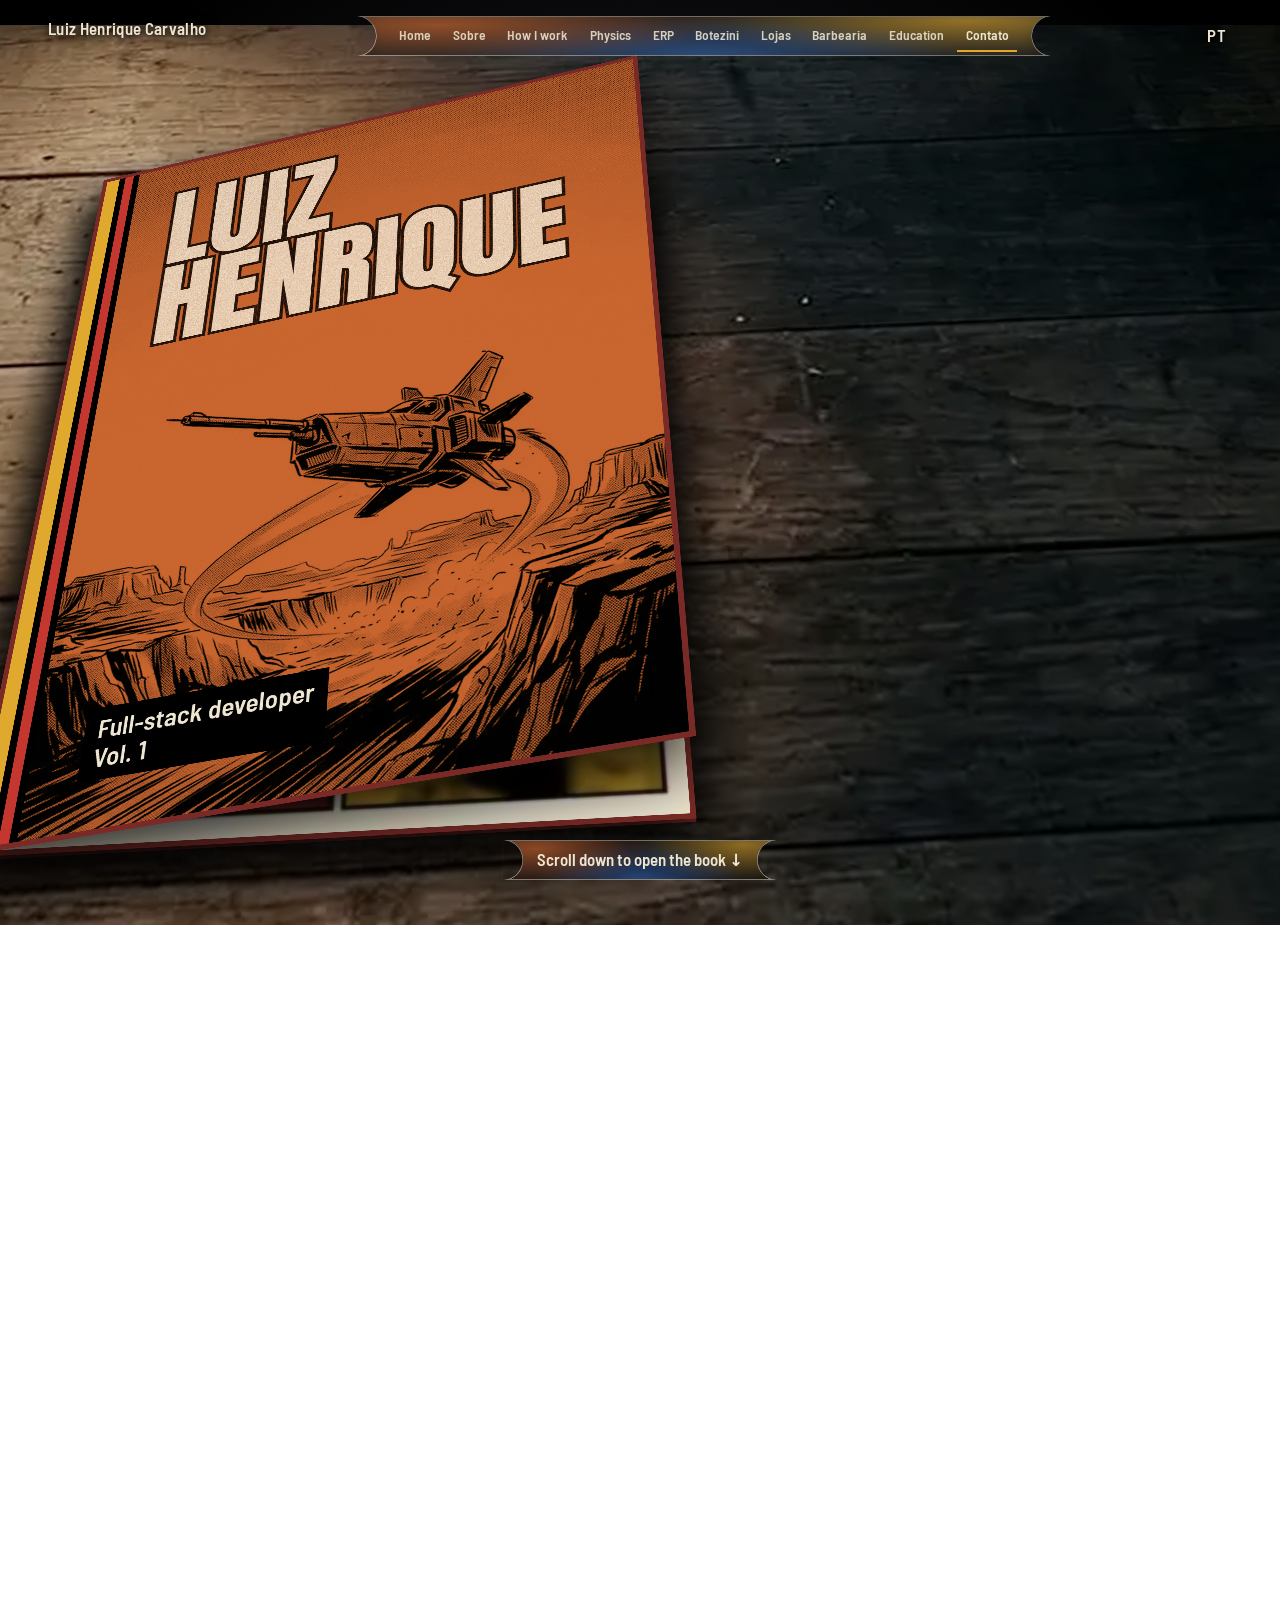
<file: index.html>
<!doctype html>
<html lang="pt-BR">
<head>
<meta charset="utf-8">
<meta name="viewport" content="width=920,viewport-fit=cover">
<title>Luiz Henrique Carvalho — Desenvolvedor full-stack</title>
<meta name="description" content="Desenvolvedor full-stack em início de carreira e estudante de Física. ERP em uso por uma confecção, lojas com 619 testes automatizados e sites para negócios reais.">
<meta name="theme-color" content="#000000">
<meta name="author" content="Luiz Henrique Carvalho">
<meta property="og:type" content="website">
<meta property="og:locale" content="pt_BR">
<meta property="og:title" content="Luiz Henrique Carvalho — Desenvolvedor full-stack">
<meta property="og:description" content="Desenvolvedor full-stack em início de carreira e estudante de Física. ERP em uso por uma confecção, lojas com 619 testes automatizados e sites para negócios reais.">
<meta name="twitter:card" content="summary_large_image">
<!--meta--><!--/meta-->
<script type="application/ld+json">{"@context":"https://schema.org","@type":"Person","name":"Luiz Henrique Carvalho","jobTitle":"Desenvolvedor full-stack","description":"Desenvolvedor full-stack em início de carreira e estudante de Física (UFSJ) e Análise e Desenvolvimento de Sistemas (Estácio).","email":"mailto:luuiizhcc@gmail.com","address":{"@type":"PostalAddress","addressLocality":"São João del-Rei","addressRegion":"MG","addressCountry":"BR"},"knowsAbout":["React","TypeScript","Supabase","PostgreSQL","Astro","Física computacional"],"sameAs":["https://www.linkedin.com/in/luiz-henrique-71a387234/","https://github.com/Luiz-H456"]}</script>
<link rel="preload" href="assets/fonts/anton.woff2" as="font" type="font/woff2" crossorigin>
<link rel="preload" href="assets/fonts/barlow-400.woff2" as="font" type="font/woff2" crossorigin>
<link rel="icon" href="favicon-32.png" sizes="32x32">
<link rel="apple-touch-icon" href="apple-touch-icon.png">
<link rel="stylesheet" href="style.css">
</head>
<body>
<svg width="0" height="0" aria-hidden="true"><filter id="ink"><feTurbulence type="fractalNoise" baseFrequency=".9" numOctaves="2"/><feColorMatrix values="0 0 0 0 0 0 0 0 0 0 0 0 0 0 0 0 0 0 -.9 1.25"/><feComposite in="SourceGraphic" operator="in"/></filter></svg>
<header>
  <span class="who">Luiz Henrique Carvalho</span>
  <nav id="toc" class="pill" aria-label="Índice"></nav>
  <button id="lang" aria-label="Mudar idioma">EN</button>
</header>
<button id="hint" class="pill hint" data-i="ui.hint"></button>
<main class="stage">
<!--seo--><div class="sr"><h1>Luiz Henrique Carvalho</h1><p data-i="sec.hero.k">Desenvolvedor full-stack em início de carreira</p><div data-i="sec.hero.b"><p>Construí o ERP da Confecções Botezini, em uso no dia a dia: orçamentos que levavam cerca de 20–30 minutos passaram a sair em 2–5.</p><p class="tools">React e TypeScript, Supabase/Postgres, 619 testes automatizados nas duas lojas e IA integrada ao processo de desenvolvimento.</p></div><section><h2 data-i="sec.sobre.k">Sobre</h2><div data-i="sec.sobre.b"><p>Estudo Física na UFSJ e Análise e Desenvolvimento de Sistemas na Estácio, e programo há cerca de um ano.</p><p>Aprendo construindo: problemas reais de orçamento, produção, estoque e financeiro viram sistemas usados na operação.</p><p>Uso IA para acelerar investigação e implementação; meu trabalho é decompor o problema, dar contexto, testar o resultado e responder por ele.</p></div></section><section><h2 data-i="sec.metodo.k">Como eu trabalho</h2><div data-i="sec.metodo.b"><p>Este portfólio é o exemplo: menos de 200 linhas de JavaScript, nenhuma biblioteca, e um método para trabalhar com IA sem perder o controle do código.</p></div></section><section><h2 data-i="sec.erp.k">ERP Botezini: produto, arquitetura e IA</h2><div data-i="sec.erp.b"><p>Três ângulos no capítulo: o produto (quem usa e o fluxo), o design de software (camadas, banco e regras de negócio) e a engenharia com IA (como as tarefas são especificadas para o agente).</p><p>Sistema de gestão usado pela Confecções Botezini: orçamentos, pedidos, produção, estoque, financeiro.</p><ul><li>Orçamento: 20–30 min → 2–5 min</li><li>Mais de 60 pedidos feitos pelo sistema</li><li>Estoque e orçamentos padronizados</li></ul><p class="tools">React, TypeScript, Supabase, Vercel</p></div></section><section><h2 data-i="sec.ic.k">Iniciação científica, UFSJ</h2><div data-i="sec.ic.b"><p>Iniciação científica no Laboratório de Estrutura Eletrônica da UFSJ (PIIC, 2026–2027), orientada pelo Prof. Horácio Wagner Leite Alves. Em andamento: a Parte 1, o modelo em uma dimensão, está concluída e validada.</p><p class="tools">Python, NumPy, SciPy, Matplotlib, DFTB+</p></div></section><section><h2 data-i="sec.botezini.k">botezini.com.br</h2><div data-i="sec.botezini.b"><p>Site comercial da confecção, com SEO técnico (dados estruturados, sitemap automático, IndexNow) e páginas de venda para personalização e bordado.</p><p>Resultado: leads qualificados chegando toda semana, de forma passiva.</p><p><a href="https://botezini.com.br" target="_blank" rel="noopener">Abrir botezini.com.br</a></p></div></section><section><h2 data-i="sec.lojas.k">BTZN + Fora da Caixa</h2><div data-i="sec.lojas.b"><p>Base de e-commerce própria reaproveitada numa loja de roupas com lançamentos em drops e contagem regressiva (BTZN) e numa loja de presentes com rosas eternas e montador de buquê (Fora da Caixa).</p><ul><li>Painel administrativo próprio</li><li>Testes automatizados (Vitest + Playwright)</li><li>llms.txt para buscadores de IA</li></ul><p class="tools">Astro, React, Upstash Redis, Vercel Blob</p><p><a href="https://btzn.com.br" target="_blank" rel="noopener">Abrir btzn.com.br</a><br><a href="https://foradacaixa.btzn.com.br" target="_blank" rel="noopener">Abrir foradacaixa.btzn.com.br</a></p></div></section><section><h2 data-i="sec.barbearia.k">Barbearia Stilo Black</h2><div data-i="sec.barbearia.b"><p>Site da barbearia em funcionamento, com agendamento pelo app, galeria de cortes e contato por WhatsApp.</p><p><a href="https://barbeariastiloblack.vercel.app" target="_blank" rel="noopener">barbeariastiloblack.vercel.app</a></p><p class="tools">React, TypeScript, Vite</p></div></section><section><h2 data-i="sec.stack.k">Formação e ferramentas</h2><div data-i="sec.stack.b"><p>Física na UFSJ e Análise e Desenvolvimento de Sistemas na Estácio, as duas em andamento. As ferramentas abaixo estão separadas pelo que de fato já uso em produção e pelo que ainda estou estudando.</p></div></section><section><h2 data-i="sec.contato.k">Contato</h2><div data-i="sec.contato.b"><ul><li><a href="https://wa.me/5532985112336?text=Oi%20Luiz%2C%20vi%20seu%20portf%C3%B3lio" target="_blank" rel="noopener">WhatsApp</a></li><li><a href="docs/curriculo.pdf" download="Luiz-Henrique-Carvalho-Curriculo.pdf">Currículo (PDF)</a></li><li><a href="mailto:luuiizhcc@gmail.com">luuiizhcc@gmail.com</a></li><li><a href="https://www.linkedin.com/in/luiz-henrique-71a387234/" target="_blank" rel="noopener">LinkedIn</a></li><li><a href="https://github.com/Luiz-H456" target="_blank" rel="noopener">GitHub</a></li></ul></div></section></div><!--/seo-->
  <div class="scene" aria-hidden="true">
    <div class="book">
      <!-- capítulo: página direita do capítulo fica embaixo; a página direita principal é uma folha (.main) que vira e traz a esquerda do capítulo no verso -->
      <div class="page cright" id="cR"></div>
      <div id="cx"></div><!-- folhas extras do capítulo (2ª página em diante), montadas no main.js -->
      <div class="leaf main"><div class="face front page right">
        <div class="pn c-red art a-botezini" data-s="botezini"><b class="ink">Botezini</b><span class="go" data-i="ui.open"></span></div>
        <div class="pn c-mustard art a-lojas" data-s="lojas"><b class="ink">Lojas</b><span class="go" data-i="ui.open"></span></div>
        <div class="pn c-sky art a-barbearia" data-s="barbearia"><b class="ink">Barbearia</b><span class="go" data-i="ui.open"></span></div>
        <div class="pn c-green art a-stack" data-s="stack"><b class="ink" data-i="ui.edu"></b><span class="go" data-i="ui.open"></span></div>
        <div class="pn c-violet art a-contato" data-s="contato"><b class="ink">Contato</b></div>
      </div><div class="face back page" id="cL"></div></div>
      <!-- folhas viram da direita p/ esquerda; a última traz a página esquerda no verso -->
      <div class="leaf"><div class="face front deco d0"></div><div class="face back page">
        <div class="pn c-black" data-s="hero"><b class="ink">Luiz<br>Henrique</b><span class="note">vol. 1</span></div>
        <div class="pn c-rust art a-sobre" data-s="sobre"><b class="ink">Sobre</b></div>
        <div class="pn c-mars" data-s="metodo"><b class="ink" data-i="sec.metodo.k"></b><span class="go" data-i="ui.open"></span></div>
        <div class="pn c-sky art a-ic on" data-s="ic"><b class="ink" data-i="ui.ic"></b><span class="go" data-i="ui.open"></span></div>
        <div class="pn c-blue art a-erp" data-s="erp"><b class="ink">ERP</b><span class="go" data-i="ui.open"></span></div>
      </div></div>
      <div class="leaf"><div class="face front deco d1"></div><div class="face back deco d2"></div></div>
      <div class="leaf"><div class="face front deco d3"></div><div class="face back deco d4"></div></div>
      <div class="leaf"><div class="face front cover art a-cover"><b class="ink">Luiz<br>Henrique</b><span><i data-i="ui.cover"></i><br>Vol. 1</span></div><div class="face back inside"></div></div>
    </div>
  </div>
  <!-- legenda fora da cena 3D: texto sempre em tamanho legível -->
  <aside class="cap"><p class="kick" id="cap-k"></p><p class="display" id="cap-t"></p><div id="cap-b"></div>
    <button id="chap-b" hidden></button></aside>
</main>
<script src="main.js" type="module"></script>
</body>
</html>
</file>
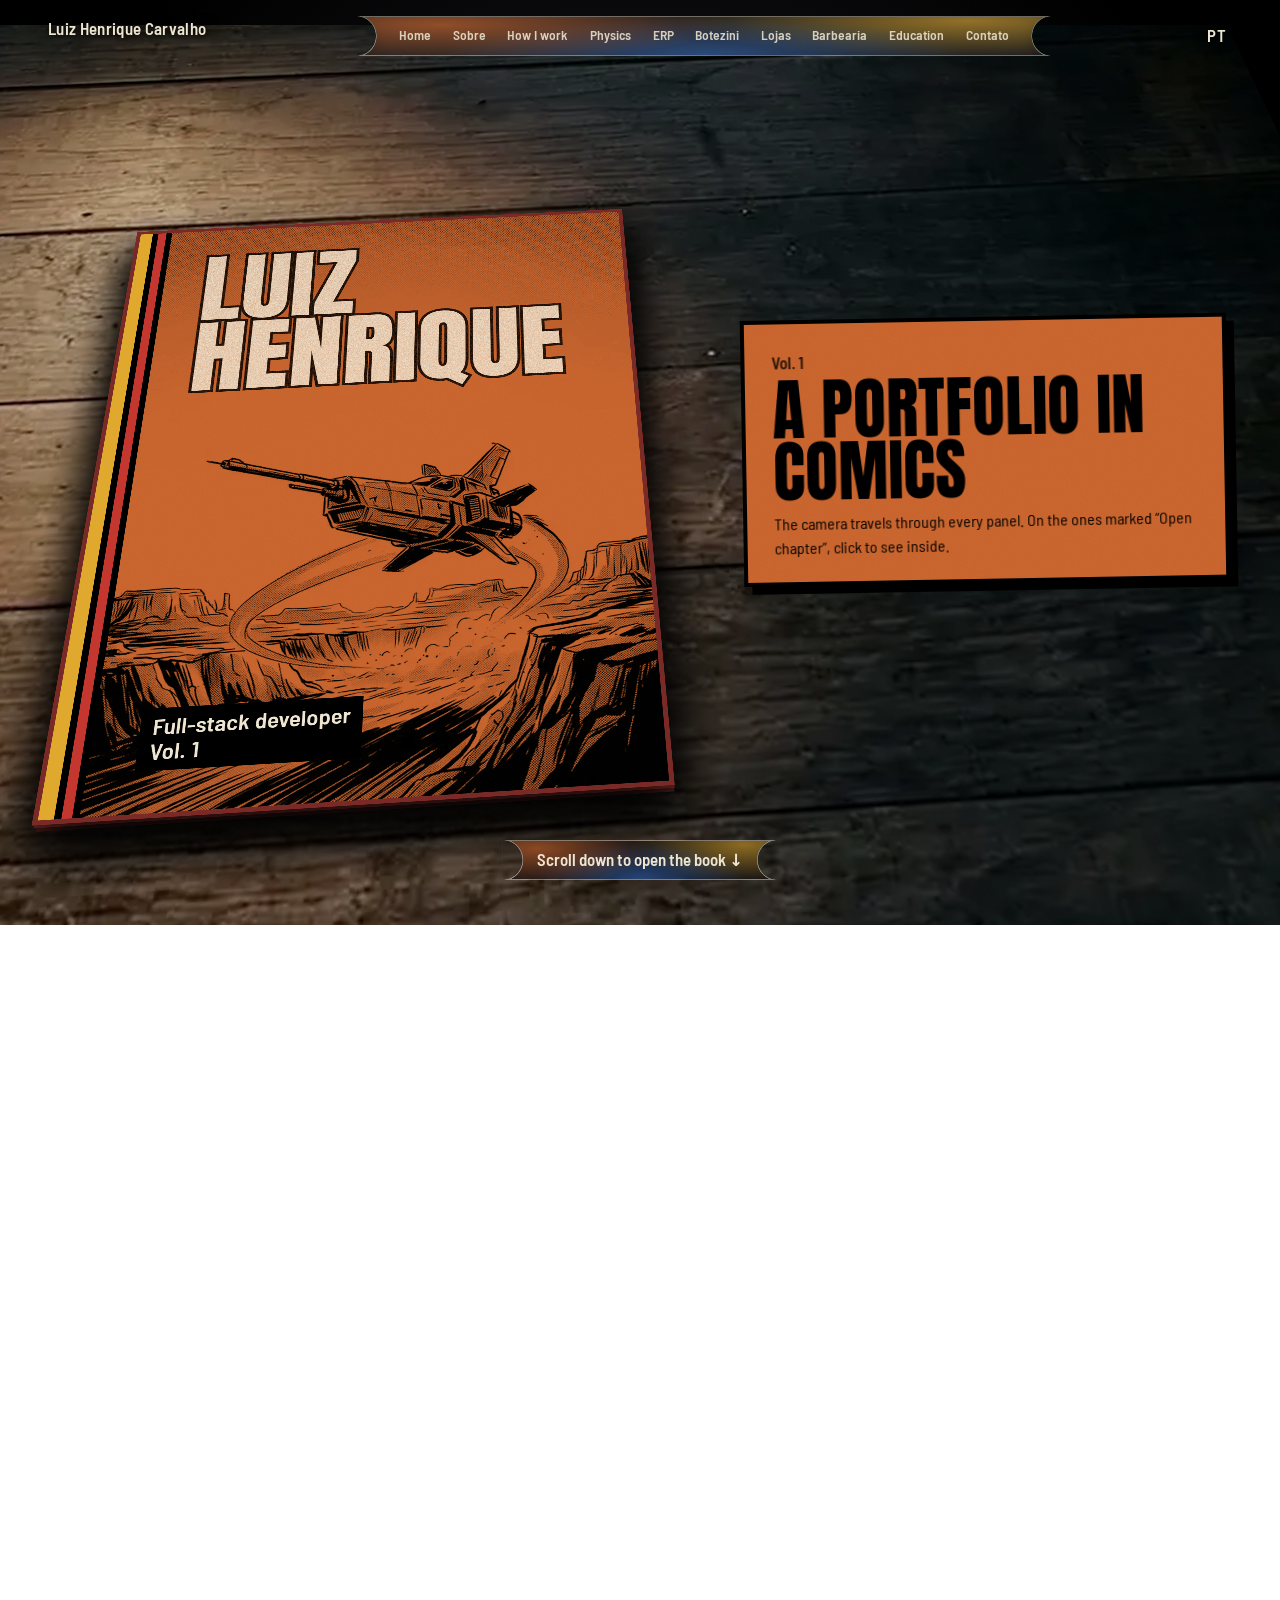
<file: en/index.html>
<!doctype html>
<html lang="en">
<head>
<meta charset="utf-8">
<base href="/">
<meta name="viewport" content="width=920,viewport-fit=cover">
<title>Luiz Henrique Carvalho — Full-stack developer</title>
<meta name="description" content="Early-career full-stack developer and Physics student. An ERP in daily use at a clothing manufacturer, stores with 619 automated tests, and sites for real businesses.">
<meta name="theme-color" content="#000000">
<meta name="author" content="Luiz Henrique Carvalho">
<meta property="og:type" content="website">
<meta property="og:locale" content="en_US">
<meta property="og:title" content="Luiz Henrique Carvalho — Full-stack developer">
<meta property="og:description" content="Early-career full-stack developer and Physics student. An ERP in daily use at a clothing manufacturer, stores with 619 automated tests, and sites for real businesses.">
<meta name="twitter:card" content="summary_large_image">
<!--meta--><!--/meta-->
<script type="application/ld+json">{"@context":"https://schema.org","@type":"Person","name":"Luiz Henrique Carvalho","jobTitle":"Desenvolvedor full-stack","description":"Desenvolvedor full-stack em início de carreira e estudante de Física (UFSJ) e Análise e Desenvolvimento de Sistemas (Estácio).","email":"mailto:luuiizhcc@gmail.com","address":{"@type":"PostalAddress","addressLocality":"São João del-Rei","addressRegion":"MG","addressCountry":"BR"},"knowsAbout":["React","TypeScript","Supabase","PostgreSQL","Astro","Física computacional"],"sameAs":["https://www.linkedin.com/in/luiz-henrique-71a387234/","https://github.com/Luiz-H456"]}</script>
<link rel="preload" href="assets/fonts/anton.woff2" as="font" type="font/woff2" crossorigin>
<link rel="preload" href="assets/fonts/barlow-400.woff2" as="font" type="font/woff2" crossorigin>
<link rel="icon" href="favicon-32.png" sizes="32x32">
<link rel="apple-touch-icon" href="apple-touch-icon.png">
<link rel="stylesheet" href="style.css">
</head>
<body>
<svg width="0" height="0" aria-hidden="true"><filter id="ink"><feTurbulence type="fractalNoise" baseFrequency=".9" numOctaves="2"/><feColorMatrix values="0 0 0 0 0 0 0 0 0 0 0 0 0 0 0 0 0 0 -.9 1.25"/><feComposite in="SourceGraphic" operator="in"/></filter></svg>
<header>
  <span class="who">Luiz Henrique Carvalho</span>
  <nav id="toc" class="pill" aria-label="Índice"></nav>
  <button id="lang" aria-label="Mudar idioma">EN</button>
</header>
<button id="hint" class="pill hint" data-i="ui.hint"></button>
<main class="stage">
<!--seo--><div class="sr"><h1>Luiz Henrique Carvalho</h1><p data-i="sec.hero.k">Early-career full-stack developer</p><div data-i="sec.hero.b"><p>I built the ERP for Confecções Botezini, used daily: quotes that took around 20–30 minutes now take 2–5.</p><p class="tools">React and TypeScript, Supabase/Postgres, 619 automated tests across both stores, and AI built into the development process.</p></div><section><h2 data-i="sec.sobre.k">About</h2><div data-i="sec.sobre.b"><p>I study Physics at UFSJ and Systems Analysis and Development at Estácio, and I have been coding for about a year.</p><p>I learn by building: real problems in quoting, production, inventory and finance become systems used in operations.</p><p>I use AI to speed up investigation and implementation; my job is to break the problem down, give context, test the result and own it.</p></div></section><section><h2 data-i="sec.metodo.k">How I work</h2><div data-i="sec.metodo.b"><p>This portfolio is the example: under 200 lines of JavaScript, no libraries, and a method for working with AI without losing control of the code.</p></div></section><section><h2 data-i="sec.erp.k">Botezini ERP: product, architecture and AI</h2><div data-i="sec.erp.b"><p>Three angles in this chapter: the product (who uses it and the flow), the software design (layers, database and business rules) and AI engineering (how tasks are specified for the agent).</p><p>Management system used by Confecções Botezini: quotes, orders, production, inventory, finance.</p><ul><li>Quotes: 20–30 min → 2–5 min</li><li>60+ orders placed through the system</li><li>Standardized inventory and quotes</li></ul><p class="tools">React, TypeScript, Supabase, Vercel</p></div></section><section><h2 data-i="sec.ic.k">Undergraduate research, UFSJ</h2><div data-i="sec.ic.b"><p>Undergraduate research at the UFSJ Electronic Structure Lab (PIIC, 2026–2027), advised by Prof. Horácio Wagner Leite Alves. In progress: Part 1, the one-dimensional model, is done and validated.</p><p class="tools">Python, NumPy, SciPy, Matplotlib, DFTB+</p></div></section><section><h2 data-i="sec.botezini.k">botezini.com.br</h2><div data-i="sec.botezini.b"><p>The company's sales site, with technical SEO (structured data, automatic sitemap, IndexNow) and landing pages for customization and embroidery.</p><p>Result: qualified leads every week, passively.</p><p><a href="https://botezini.com.br" target="_blank" rel="noopener">Open botezini.com.br</a></p></div></section><section><h2 data-i="sec.lojas.k">BTZN + Fora da Caixa</h2><div data-i="sec.lojas.b"><p>An in-house e-commerce base reused for a clothing store with countdown drops (BTZN) and a gift shop with everlasting roses and a bouquet builder (Fora da Caixa).</p><ul><li>Custom admin panel</li><li>Automated tests (Vitest + Playwright)</li><li>llms.txt for AI search engines</li></ul><p class="tools">Astro, React, Upstash Redis, Vercel Blob</p><p><a href="https://btzn.com.br" target="_blank" rel="noopener">Open btzn.com.br</a><br><a href="https://foradacaixa.btzn.com.br" target="_blank" rel="noopener">Open foradacaixa.btzn.com.br</a></p></div></section><section><h2 data-i="sec.barbearia.k">Stilo Black Barbershop</h2><div data-i="sec.barbearia.b"><p>The barbershop's live website, with app booking, a haircut gallery and WhatsApp contact.</p><p><a href="https://barbeariastiloblack.vercel.app" target="_blank" rel="noopener">barbeariastiloblack.vercel.app</a></p><p class="tools">React, TypeScript, Vite</p></div></section><section><h2 data-i="sec.stack.k">Education and tools</h2><div data-i="sec.stack.b"><p>Physics at UFSJ and Systems Analysis and Development at Estácio, both in progress. The tools below are split by what I actually use in production and what I am still studying.</p></div></section><section><h2 data-i="sec.contato.k">Contact</h2><div data-i="sec.contato.b"><ul><li><a href="https://wa.me/5532985112336?text=Hi%20Luiz%2C%20I%20saw%20your%20portfolio" target="_blank" rel="noopener">WhatsApp</a></li><li><a href="docs/curriculo.pdf" download="Luiz-Henrique-Carvalho-Curriculo.pdf">Résumé (PDF, in Portuguese)</a></li><li><a href="mailto:luuiizhcc@gmail.com">luuiizhcc@gmail.com</a></li><li><a href="https://www.linkedin.com/in/luiz-henrique-71a387234/" target="_blank" rel="noopener">LinkedIn</a></li><li><a href="https://github.com/Luiz-H456" target="_blank" rel="noopener">GitHub</a></li></ul></div></section></div><!--/seo-->
  <div class="scene" aria-hidden="true">
    <div class="book">
      <!-- capítulo: página direita do capítulo fica embaixo; a página direita principal é uma folha (.main) que vira e traz a esquerda do capítulo no verso -->
      <div class="page cright" id="cR"></div>
      <div id="cx"></div><!-- folhas extras do capítulo (2ª página em diante), montadas no main.js -->
      <div class="leaf main"><div class="face front page right">
        <div class="pn c-red art a-botezini" data-s="botezini"><b class="ink">Botezini</b><span class="go" data-i="ui.open"></span></div>
        <div class="pn c-mustard art a-lojas" data-s="lojas"><b class="ink">Lojas</b><span class="go" data-i="ui.open"></span></div>
        <div class="pn c-sky art a-barbearia" data-s="barbearia"><b class="ink">Barbearia</b><span class="go" data-i="ui.open"></span></div>
        <div class="pn c-green art a-stack" data-s="stack"><b class="ink" data-i="ui.edu"></b><span class="go" data-i="ui.open"></span></div>
        <div class="pn c-violet art a-contato" data-s="contato"><b class="ink">Contato</b></div>
      </div><div class="face back page" id="cL"></div></div>
      <!-- folhas viram da direita p/ esquerda; a última traz a página esquerda no verso -->
      <div class="leaf"><div class="face front deco d0"></div><div class="face back page">
        <div class="pn c-black" data-s="hero"><b class="ink">Luiz<br>Henrique</b><span class="note">vol. 1</span></div>
        <div class="pn c-rust art a-sobre" data-s="sobre"><b class="ink">Sobre</b></div>
        <div class="pn c-mars" data-s="metodo"><b class="ink" data-i="sec.metodo.k"></b><span class="go" data-i="ui.open"></span></div>
        <div class="pn c-sky art a-ic on" data-s="ic"><b class="ink" data-i="ui.ic"></b><span class="go" data-i="ui.open"></span></div>
        <div class="pn c-blue art a-erp" data-s="erp"><b class="ink">ERP</b><span class="go" data-i="ui.open"></span></div>
      </div></div>
      <div class="leaf"><div class="face front deco d1"></div><div class="face back deco d2"></div></div>
      <div class="leaf"><div class="face front deco d3"></div><div class="face back deco d4"></div></div>
      <div class="leaf"><div class="face front cover art a-cover"><b class="ink">Luiz<br>Henrique</b><span><i data-i="ui.cover"></i><br>Vol. 1</span></div><div class="face back inside"></div></div>
    </div>
  </div>
  <!-- legenda fora da cena 3D: texto sempre em tamanho legível -->
  <aside class="cap"><p class="kick" id="cap-k"></p><p class="display" id="cap-t"></p><div id="cap-b"></div>
    <button id="chap-b" hidden></button></aside>
</main>
<script src="main.js" type="module"></script>
</body>
</html>
</file>
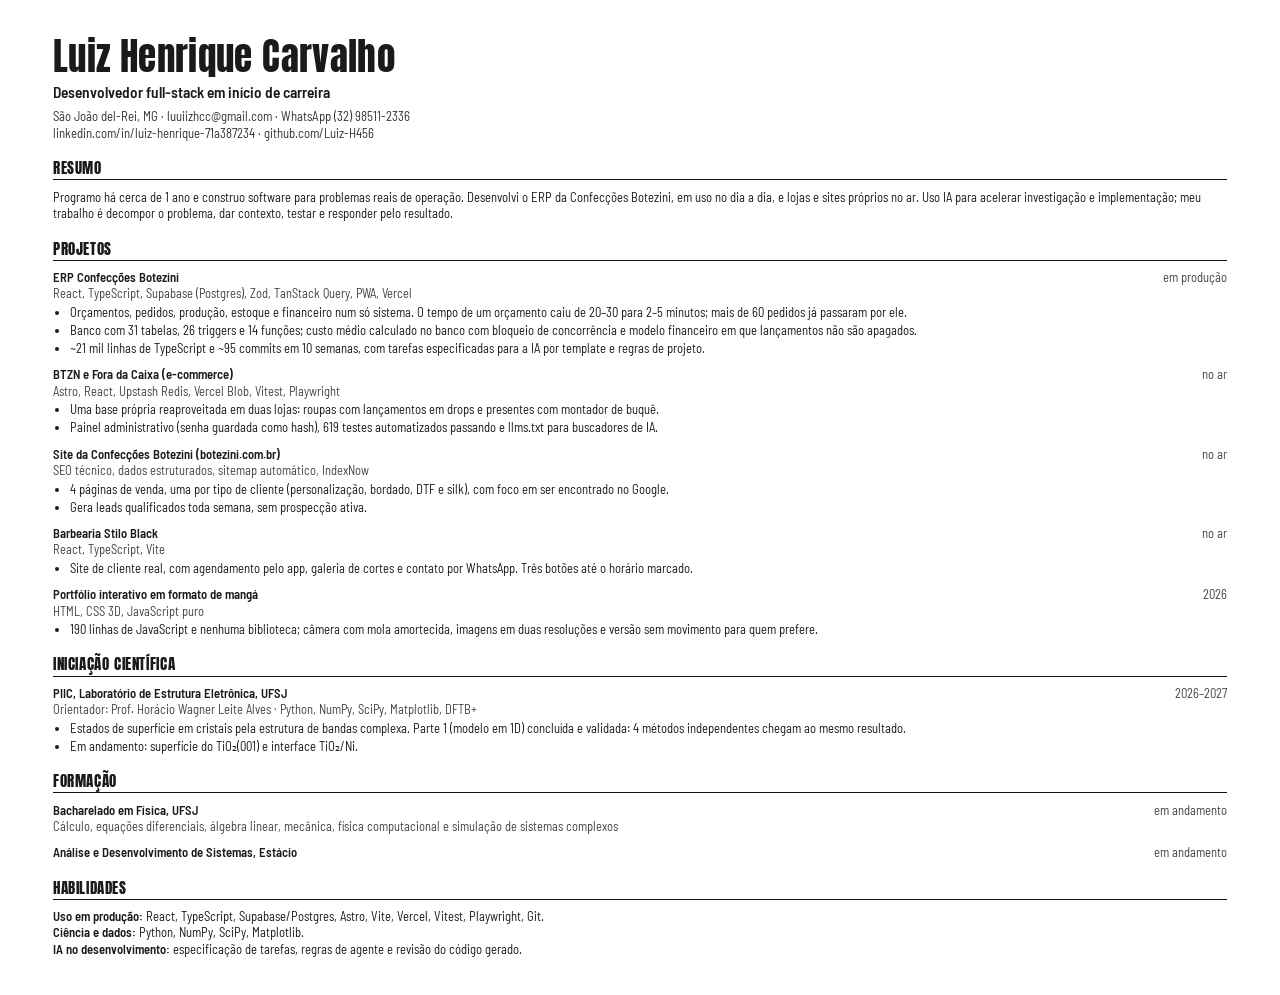
<file: docs/curriculo.html>
<!doctype html>
<html lang="pt-BR"><head><meta charset="utf-8"><title>Luiz Henrique Carvalho – Currículo</title>
<style>
@font-face{font-family:Anton;src:url(../assets/fonts/anton.woff2)}
@font-face{font-family:Barlow;font-weight:400;src:url(../assets/fonts/barlow-400.woff2)}
@font-face{font-family:Barlow;font-weight:600;src:url(../assets/fonts/barlow-600.woff2)}
@page{size:A4;margin:0}
*{box-sizing:border-box;margin:0}
body{font:400 9.5pt/1.3 Barlow,sans-serif;color:#1a1a1a;padding:10mm 14mm}
h1{font:400 28pt/1 Anton,sans-serif;letter-spacing:.01em}
.sub{font-weight:600;font-size:11.5pt;margin:2mm 0 1.5mm}
.ct{font-size:9.6pt;color:#333}
h2{font:400 11.5pt/1 Anton,sans-serif;letter-spacing:.04em;border-bottom:1.5px solid #111;padding-bottom:1mm;margin:5mm 0 2.2mm}
.it{margin-bottom:2.6mm;break-inside:avoid}
.hd{display:flex;justify-content:space-between;gap:6mm;font-weight:600}
.hd span:last-child{font-weight:400;color:#444;white-space:nowrap}
.st{font-size:9.4pt;color:#444}
ul{padding-left:4.5mm;margin-top:.6mm}li{margin-bottom:.4mm}
p{margin-top:.6mm}
</style></head><body>
<h1>Luiz Henrique Carvalho</h1>
<div class="sub">Desenvolvedor full-stack em início de carreira</div>
<div class="ct">São João del-Rei, MG · luuiizhcc@gmail.com · WhatsApp (32) 98511-2336<br>linkedin.com/in/luiz-henrique-71a387234 · github.com/Luiz-H456</div>

<h2>RESUMO</h2>
<p>Programo há cerca de 1 ano e construo software para problemas reais de operação. Desenvolvi o ERP da Confecções Botezini, em uso no dia a dia, e lojas e sites próprios no ar. Uso IA para acelerar investigação e implementação; meu trabalho é decompor o problema, dar contexto, testar e responder pelo resultado.</p>

<h2>PROJETOS</h2>
<div class="it"><div class="hd"><span>ERP Confecções Botezini</span><span>em produção</span></div>
<div class="st">React, TypeScript, Supabase (Postgres), Zod, TanStack Query, PWA, Vercel</div>
<ul><li>Orçamentos, pedidos, produção, estoque e financeiro num só sistema. O tempo de um orçamento caiu de 20–30 para 2–5 minutos; mais de 60 pedidos já passaram por ele.</li>
<li>Banco com 31 tabelas, 26 triggers e 14 funções; custo médio calculado no banco com bloqueio de concorrência e modelo financeiro em que lançamentos não são apagados.</li>
<li>~21 mil linhas de TypeScript e ~95 commits em 10 semanas, com tarefas especificadas para a IA por template e regras de projeto.</li></ul></div>

<div class="it"><div class="hd"><span>BTZN e Fora da Caixa (e-commerce)</span><span>no ar</span></div>
<div class="st">Astro, React, Upstash Redis, Vercel Blob, Vitest, Playwright</div>
<ul><li>Uma base própria reaproveitada em duas lojas: roupas com lançamentos em drops e presentes com montador de buquê.</li>
<li>Painel administrativo (senha guardada como hash), 619 testes automatizados passando e llms.txt para buscadores de IA.</li></ul></div>

<div class="it"><div class="hd"><span>Site da Confecções Botezini (botezini.com.br)</span><span>no ar</span></div>
<div class="st">SEO técnico, dados estruturados, sitemap automático, IndexNow</div>
<ul><li>4 páginas de venda, uma por tipo de cliente (personalização, bordado, DTF e silk), com foco em ser encontrado no Google.</li>
<li>Gera leads qualificados toda semana, sem prospecção ativa.</li></ul></div>

<div class="it"><div class="hd"><span>Barbearia Stilo Black</span><span>no ar</span></div>
<div class="st">React, TypeScript, Vite</div>
<ul><li>Site de cliente real, com agendamento pelo app, galeria de cortes e contato por WhatsApp. Três botões até o horário marcado.</li></ul></div>

<div class="it"><div class="hd"><span>Portfólio interativo em formato de mangá</span><span>2026</span></div>
<div class="st">HTML, CSS 3D, JavaScript puro</div>
<ul><li>190 linhas de JavaScript e nenhuma biblioteca; câmera com mola amortecida, imagens em duas resoluções e versão sem movimento para quem prefere.</li></ul></div>

<h2>INICIAÇÃO CIENTÍFICA</h2>
<div class="it"><div class="hd"><span>PIIC, Laboratório de Estrutura Eletrônica, UFSJ</span><span>2026–2027</span></div>
<div class="st">Orientador: Prof. Horácio Wagner Leite Alves · Python, NumPy, SciPy, Matplotlib, DFTB+</div>
<ul><li>Estados de superfície em cristais pela estrutura de bandas complexa. Parte 1 (modelo em 1D) concluída e validada: 4 métodos independentes chegam ao mesmo resultado.</li>
<li>Em andamento: superfície do TiO₂(001) e interface TiO₂/Ni.</li></ul></div>

<h2>FORMAÇÃO</h2>
<div class="it"><div class="hd"><span>Bacharelado em Física, UFSJ</span><span>em andamento</span></div>
<div class="st">Cálculo, equações diferenciais, álgebra linear, mecânica, física computacional e simulação de sistemas complexos</div></div>
<div class="it"><div class="hd"><span>Análise e Desenvolvimento de Sistemas, Estácio</span><span>em andamento</span></div></div>

<h2>HABILIDADES</h2>
<p><b>Uso em produção:</b> React, TypeScript, Supabase/Postgres, Astro, Vite, Vercel, Vitest, Playwright, Git.<br>
<b>Ciência e dados:</b> Python, NumPy, SciPy, Matplotlib.<br>
<b>IA no desenvolvimento:</b> especificação de tarefas, regras de agente e revisão do código gerado.</p>
</body></html>
</file>
<file: style.css>
@font-face{font-family:Anton;src:url(assets/fonts/anton.woff2) format("woff2");font-weight:400;font-display:swap}
@font-face{font-family:"Barlow Semi Condensed";src:url(assets/fonts/barlow-400.woff2) format("woff2");font-weight:400;font-display:swap}
@font-face{font-family:"Barlow Semi Condensed";src:url(assets/fonts/barlow-600.woff2) format("woff2");font-weight:600;font-display:swap}
:root{--black:#000;--cream:#efe6d2;--blue:#2f5fa8;--sky:#7fb0d8;--red:#c4372f;--rust:#c9652e;--mustard:#e0a92e;--green:#3f8a5a;--violet:#4a3360}
*{box-sizing:border-box;margin:0}
body{background:radial-gradient(ellipse at 50% 40%,#1c1a20,var(--black) 70%) fixed;color:var(--cream);font:400 1.05rem/1.5 "Barlow Semi Condensed",system-ui,sans-serif}
body::after{content:"";position:fixed;inset:0;pointer-events:none;opacity:.14;mix-blend-mode:overlay;z-index:3;
  background:url("data:image/svg+xml,%3Csvg xmlns='http://www.w3.org/2000/svg' width='200' height='200'%3E%3Cfilter id='n'%3E%3CfeTurbulence baseFrequency='.85'/%3E%3C/filter%3E%3Crect width='100%25' height='100%25' filter='url(%23n)'/%3E%3C/svg%3E")}
.who,#lang{font-weight:600;letter-spacing:.02em;text-shadow:0 1px 6px #000,0 0 14px #000}
.kick{color:var(--mustard);font-weight:600}
.ink,.display{font-family:Anton,Impact,sans-serif;font-weight:400;text-transform:uppercase;line-height:.9}
.ink{filter:url(#ink)}
header{position:fixed;z-index:4;top:0;inset-inline:0;display:flex;justify-content:space-between;padding:max(1rem,env(safe-area-inset-top)) clamp(1rem,4vw,3rem) 2rem;pointer-events:none}
header button{pointer-events:auto}
:focus-visible{outline:2px solid var(--mustard);outline-offset:3px}
button{background:none;border:0;color:inherit;cursor:pointer;font:inherit}
a{color:var(--mustard)}

/* scroll: altura definida no JS (1 tela por parada); cena presa */
.stage{position:relative}
.scene{position:sticky;top:0;height:100vh;height:100svh;perspective:1600px;overflow:clip}
/* mangá aberto em px reais (2400×1600); a câmera (JS) escala e move */
.scene{transition:opacity .15s}.scene.dip{opacity:0}
.book{position:absolute;left:50%;top:50%;width:2400px;height:1600px;margin:-800px 0 0 -1200px;transform-style:preserve-3d}
/* chão: plano dentro da cena 3D, abaixo do livro; move junto com a câmera */
.book::before{content:"";position:absolute;inset:-1200px -1800px;background:url(assets/floor.webp) center/cover;transform:translateZ(-14px);filter:brightness(.75)}
/* página direita fixa; folhas giram na lombada (x=1200) */
.leaf,.cright{position:absolute;top:0;left:1200px;width:1200px;height:1600px}
.cright{transform:translateZ(-6px)}
#cx{position:absolute;inset:0;transform-style:preserve-3d}  /* folga de profundidade: sem isso a placa de vídeo alterna as duas páginas */
.right,.cright{box-shadow:0 0 0 10px #7a2a26,0 50px 100px 10px #000c}
.leaf{transform-origin:0 50%;transform-style:preserve-3d}
.face{position:absolute;inset:0;backface-visibility:hidden}
.back{transform:rotateY(180deg);box-shadow:0 0 0 10px #7a2a26}
.page{display:grid;grid:repeat(8,1fr)/repeat(6,1fr);gap:18px;padding:40px;background:linear-gradient(-90deg,var(--cream) 92%,#d8ccb3)}
.back.page{background:linear-gradient(90deg,var(--cream) 92%,#d8ccb3)}
/* páginas de passagem: miniaturas 300×400 desfocadas (assets/deco), ampliadas de propósito */
.deco{background:var(--cream) center/100% 100%}
.d0{background-image:url(assets/deco/p0.webp)}.d1{background-image:url(assets/deco/p1.webp)}.d2{background-image:url(assets/deco/p2.webp)}.d3{background-image:url(assets/deco/p3.webp)}.d4{background-image:url(assets/deco/p4.webp)}
.cover{background:var(--rust);padding:90px 90px 90px 170px;display:flex;flex-direction:column;justify-content:space-between;color:var(--black);
  box-shadow:inset 30px 0 0 var(--mustard),inset 44px 0 0 var(--black),inset 64px 0 0 var(--red),inset 78px 0 0 var(--black),0 0 0 10px #7a2a26,0 50px 100px 10px #000c}
.cover b{font-size:250px;color:var(--black)}
.cover span{font:600 48px/1.15 "Barlow Semi Condensed",sans-serif;align-self:flex-start;background:var(--black);color:var(--cream);padding:.3em .5em}
.inside{transform:rotateY(180deg);background:#7a2a26}
.pn{position:relative;border:5px solid var(--black);overflow:hidden;padding:28px;display:flex;flex-direction:column;justify-content:space-between;
  background-image:radial-gradient(#0003 1.5px,transparent 2.4px);background-size:10px 10px}
.pn b{font-size:110px;color:var(--cream);position:relative}
.pn .note{font:600 26px/1.2 "Barlow Semi Condensed",sans-serif;position:relative;color:var(--black)}
.lines{background-image:repeating-conic-gradient(from 0deg at 70% 60%,#0002 0 2deg,transparent 2deg 9deg),radial-gradient(#0003 1.5px,transparent 2.4px)}
.c-black{background-color:var(--black)}.c-black b{font-size:180px}.c-black .note{color:var(--cream)}
.c-violet{background-color:var(--violet)}.c-blue{background-color:var(--blue)}.c-red{background-color:var(--red)}
.c-mustard{background-color:var(--mustard)}.c-mustard b{color:var(--black)}.c-green{background-color:var(--green)}
.c-sky{background-color:var(--sky);background-image:linear-gradient(transparent 62%,var(--blue) 62% 66%,#1f3f73 66%),radial-gradient(#fff6 1.5px,transparent 2.4px)}
.c-rust{background-color:var(--rust)}
.c-mars{background-color:var(--violet);box-shadow:inset 26px 0 0 var(--mustard),inset 40px 0 0 var(--black),inset 56px 0 0 var(--red)}
.c-port{background:linear-gradient(var(--violet) 0 35%,#8a3f5c 35% 55%,var(--rust) 55% 72%,var(--mustard) 72%)}
.c-port i{position:absolute;height:84%;aspect-ratio:1;left:50%;top:8%;translate:-50%;border:16px solid var(--black);border-radius:50%;
  background:linear-gradient(90deg,transparent 47%,var(--black) 47% 53%,transparent 53%)}
.back.page>:nth-child(1){grid-area:1/1/3/5}
.back.page>:nth-child(2){grid-area:3/1/5/4}
.back.page>:nth-child(3){grid-area:3/4/5/7}
.back.page>:nth-child(4){grid-area:1/5/3/7}
.back.page>:nth-child(5){grid-area:5/1/9/7}
.right>:nth-child(1){grid-area:1/1/4/4}
.right>:nth-child(2){grid-area:1/4/4/7}
.right>:nth-child(3){grid-area:4/1/6/7}
.right>:nth-child(4){grid-area:6/1/9/4}
.right>:nth-child(5){grid-area:6/4/9/7}

/* legenda = title card: cor do quadro atual (--cb/--cf via main.js), borda grossa, sombra dura, leve inclinação */
.cap{--cb:var(--mustard);--cf:var(--black);position:fixed;z-index:2;inset:auto .75rem max(.75rem,env(safe-area-inset-bottom));
  background:var(--cb);color:var(--cf);border:4px solid var(--black);box-shadow:8px 8px 0 var(--black);rotate:-1deg;
  padding:1.1rem 1.2rem 1rem;max-height:42svh;overflow:auto;transition:opacity .35s ease,translate .45s cubic-bezier(.2,.8,.2,1),rotate .45s cubic-bezier(.2,.8,.2,1),background-color .45s ease,color .45s ease}
.cap.out{opacity:0;translate:0 18px;rotate:-4deg}
.cap .kick{color:inherit;opacity:.8;font-weight:600}
.cap .display{font-size:clamp(1.6rem,min(7vw,8svh),4.2rem);line-height:.92;margin:.25rem 0 .6rem}
.cap div{color:inherit;font-size:clamp(1rem,1.15vw,1.12rem);max-width:60ch}
.cap div p+p,.cap ul{margin-top:.5rem}.cap ul{padding-left:1.1rem}
.cap a{color:inherit;font-weight:600;text-decoration-thickness:2px;text-underline-offset:3px}
.cap .tools{margin-top:.6rem;font-weight:600;opacity:.85}
@media (min-width:900px),(orientation:landscape) and (min-width:600px){.cap{inset:50% clamp(1.5rem,4vw,3.5rem) auto auto;translate:0 -50%;width:min(34rem,38vw);max-height:80svh;padding:1.6rem 1.7rem 1.4rem}
  .cap.out{translate:0 calc(-50% + 18px)}}

/* arte: versão pequena (assets/sm) p/ visão geral; a grande só com .on, quando a câmera se aproxima (main.js) */
/* arte P&B em duotone: preto vira tinta, branco vira a cor do quadro (multiply) */
.art{background-image:var(--img);background-size:cover;background-position:center;background-blend-mode:multiply}
.a-sobre{--img:url(assets/sm/sobre.webp)}.a-sobre.on{--img:url(assets/sobre.webp)}.a-ic{--img:url(assets/ic.svg);background-size:contain;background-repeat:no-repeat}.a-botezini{--img:url(assets/sm/botezini.webp)}.a-botezini.on{--img:url(assets/botezini.webp)}.a-erp{--img:url(assets/sm/erp.webp)}.a-erp.on{--img:url(assets/erp.webp)}.a-lojas{--img:url(assets/sm/lojas.webp)}.a-lojas.on{--img:url(assets/lojas.webp)}
.a-barbearia{--img:url(assets/sm/barbearia.webp)}.a-barbearia.on{--img:url(assets/barbearia.webp)}.a-stack{--img:url(assets/sm/stack.webp)}.a-stack.on{--img:url(assets/stack.webp)}.a-contato{--img:url(assets/sm/contato.webp)}.a-contato.on{--img:url(assets/contato.webp)}
.c-violet.art{background-color:#8a6fb0}  /* violeta mais claro: no escuro o desenho some */
.a-cover{--img:url(assets/cover.webp);background-position:center bottom}
.art b{-webkit-text-stroke:14px var(--black);paint-order:stroke fill;color:var(--cream)}
.art .note{background:var(--black);color:var(--cream);align-self:flex-start;padding:.2em .5em}
/* capítulo: prints viram quadros das páginas do capítulo; áreas da grade vêm do content (shots[].a) */
.cp{padding:0;background:var(--black)}
.cp img{width:100%;height:100%;object-fit:cover;object-position:top;display:block}
.cn{position:absolute;left:18px;bottom:18px;max-width:72%;margin:0;background:var(--mustard);color:var(--black);border:4px solid var(--black);padding:10px 14px;font:600 26px/1.2 "Barlow Semi Condensed",sans-serif;box-shadow:5px 5px 0 var(--black)}
.cp.tall .cn{max-width:none;right:18px}
.cin{background:var(--cream);color:var(--black);justify-content:flex-start;gap:1.6cqw;padding:4.5cqw;background-image:none;container-type:inline-size}
.cin .kick{font-size:max(26px,3.6cqw);color:var(--red);margin:0}
.cin .num{font:400 17cqw/.82 Anton,Impact,sans-serif;color:var(--black);filter:none}
.cin .numl{font:600 max(26px,4cqw)/1.15 "Barlow Semi Condensed",sans-serif;margin:0 0 .6cqw}
.cin p,.cin li{font:600 max(22px,3.4cqw)/1.25 "Barlow Semi Condensed",sans-serif;margin:0}
.cin ul{padding-left:1.2em;display:grid;gap:.5em}
.flow{display:flex;flex-wrap:wrap;align-items:center;gap:8px;margin-top:auto!important}
.flow span{background:var(--mustard);border:4px solid var(--black);padding:.25em .45em;font:400 max(24px,3.4cqw)/1 Anton,Impact,sans-serif;text-transform:uppercase;box-shadow:4px 4px 0 var(--black)}
.flow i{font:400 max(26px,3.4cqw) Anton,sans-serif;font-style:normal}
.ccode{background:#111;padding:4cqw;background-image:none;container-type:inline-size}
.ccode pre{margin:0;color:var(--cream);font:500 max(20px,3cqw)/1.5 ui-monospace,Menlo,Consolas,monospace;white-space:pre-wrap;overflow:hidden}
.mods{display:grid;grid-template-columns:repeat(2,1fr);gap:14px;align-content:start}
.mods span{background:var(--cream);color:var(--black);border:4px solid var(--black);padding:.35em .45em;font:400 max(30px,4.6cqw)/1 Anton,Impact,sans-serif;text-transform:uppercase;box-shadow:5px 5px 0 var(--black)}
.ccode .cn{left:18px;right:18px;bottom:18px;max-width:none}
.chead{background:var(--black);justify-content:flex-start;gap:14px;padding:34px}
.chead .kick{font-size:30px}.chead b{font-size:92px;color:var(--cream)}.chead .tools{font:600 28px/1.2 "Barlow Semi Condensed",sans-serif;color:var(--sky);margin:0}
.has-chap{cursor:pointer;transition:outline-color .2s}
.has-chap:hover{outline:10px solid var(--mustard);outline-offset:-5px}
/* selo "abrir capítulo": recorte amarelo; um único toque quando a câmera chega no quadro */
.go{position:absolute;right:26px;bottom:26px;background:var(--mustard);color:var(--black);border:5px solid var(--black);box-shadow:7px 7px 0 var(--black);
  font:400 44px/1 Anton,Impact,sans-serif;text-transform:uppercase;padding:14px 20px;rotate:-3deg}
.here .go{animation:toque .7s .5s cubic-bezier(.3,1.6,.5,1) both}
@keyframes toque{40%{scale:1.14;rotate:2deg}}
@media (prefers-reduced-motion:reduce){.here .go{animation:none}}
#chap-b{display:block;margin-top:1rem;background:var(--black);color:var(--cream);font:400 1.5rem/1 Anton,Impact,sans-serif;text-transform:uppercase;padding:.7rem 1rem;box-shadow:4px 4px 0 #0006}
#chap-b[hidden]{display:none}
#chap-b:active{translate:2px 2px;box-shadow:2px 2px 0 #0006}
/* tela baixa (zoom alto, celular deitado): legenda compacta */
@media (max-height:520px){.cap{padding:.8rem 1rem;max-height:86svh}.cap div{font-size:.95rem}.cap ul,.cap .tools{display:none}#chap-b{font-size:1.1rem;padding:.5rem .8rem}}
.cover i{font-style:normal}
.stats{display:grid;grid-template-columns:repeat(3,1fr);gap:14px;margin:0}
.stats div{background:var(--cream);color:var(--black);border:4px solid var(--black);padding:14px 16px;box-shadow:5px 5px 0 var(--black)}
.stats dt{font:400 max(40px,6cqw)/1 Anton,Impact,sans-serif}.stats dd{margin:6px 0 0;font:600 max(20px,2.6cqw)/1.15 "Barlow Semi Condensed",sans-serif}
.ccode .flow{margin:0 0 auto!important}
.todo{margin:0;padding:0;list-style:none;display:grid;gap:12px}
.todo li{background:var(--cream);color:var(--black);border:4px solid var(--black);padding:12px 16px 12px 52px;position:relative;font:600 max(22px,3cqw)/1.25 "Barlow Semi Condensed",sans-serif;box-shadow:5px 5px 0 var(--black)}
.todo li::before{content:"";position:absolute;left:16px;top:50%;width:20px;height:20px;translate:0 -50%;border:4px solid var(--black)}
.stats.one{grid-template-columns:1fr}
.lv{display:grid;grid-template-columns:repeat(3,1fr);gap:14px;height:100%}
.lv h4{margin:0 0 10px;font:400 max(30px,4cqw)/1 Anton,Impact,sans-serif;text-transform:uppercase;color:var(--mustard)}
.lv p{display:flex;flex-wrap:wrap;gap:8px;margin:0}
.lv span{background:var(--cream);color:var(--black);border:3px solid var(--black);padding:6px 10px;font:600 max(20px,2.6cqw)/1.1 "Barlow Semi Condensed",sans-serif;box-shadow:3px 3px 0 var(--black)}
/* índice: um botão por quadro; o atual fica destacado */
#toc{display:none;gap:4px}
.pill{display:flex;pointer-events:auto;position:relative;isolation:isolate;--h:2.5rem;--r:calc(var(--h)/2);align-items:center;height:var(--h);padding:0 calc(var(--r) + .9rem)}
.pill::before,.pill::after{content:"";position:absolute;z-index:-1;--m:radial-gradient(circle var(--rr) at var(--x) 50%,#0000 calc(var(--rr) - .5px),#000 var(--rr));-webkit-mask:var(--m) 0 0/100% 100%,var(--m2) 0 0/100% 100%;-webkit-mask-composite:source-in;mask:var(--m) 0 0/100% 100%,var(--m2) 0 0/100% 100%;mask-composite:intersect}
.pill::before{inset:0;background:#efe6d273;--rr:var(--r);--m:radial-gradient(circle var(--rr) at 0 50%,#0000 calc(var(--rr) - .5px),#000 var(--rr));--m2:radial-gradient(circle var(--rr) at 100% 50%,#0000 calc(var(--rr) - .5px),#000 var(--rr))}
.pill::after{inset:1px;--rr:calc(var(--r) + 1px);--m:radial-gradient(circle var(--rr) at -1px 50%,#0000 calc(var(--rr) - .5px),#000 var(--rr));--m2:radial-gradient(circle var(--rr) at calc(100% + 1px) 50%,#0000 calc(var(--rr) - .5px),#000 var(--rr));background:radial-gradient(60% 140% at 12% 20%,#c9652eaa,#0000 70%),radial-gradient(55% 140% at 50% 100%,#2f5fa8aa,#0000 70%),radial-gradient(60% 140% at 88% 10%,#e0a92e99,#0000 70%),#0b0a0dcc;backdrop-filter:blur(8px);-webkit-backdrop-filter:blur(8px)}
#toc button{font-weight:600;font-size:.85rem;padding:.3rem .55rem;color:#efe6d2dd;border-bottom:2px solid transparent}
#toc button:hover{color:var(--cream)}
#toc button[aria-current]{color:var(--cream);border-color:var(--mustard)}
@media (max-width:1099px){header{background:linear-gradient(#000c,#0000)}}
@media (min-width:1100px){#toc{display:flex}}
.hint::after{backdrop-filter:none;-webkit-backdrop-filter:none;background:radial-gradient(60% 140% at 12% 20%,#c9652eaa,#0000 70%),radial-gradient(55% 140% at 50% 100%,#2f5fa8aa,#0000 70%),radial-gradient(60% 140% at 88% 10%,#e0a92e99,#0000 70%),#0b0a0def}
.hint{position:fixed;z-index:4;left:50%;bottom:max(1.25rem,env(safe-area-inset-bottom));translate:-50% 0;white-space:nowrap;font-weight:600;color:var(--cream);transition:opacity .4s}.hint.off{opacity:0;pointer-events:none}
@media (max-width:899px){.hint{bottom:auto;top:calc(3.6rem + env(safe-area-inset-top))}}
.mtab{width:100%;border-collapse:collapse;font:600 max(20px,2.6cqw)/1.2 "Barlow Semi Condensed",sans-serif;background:var(--cream);color:var(--black);border:4px solid var(--black);box-shadow:5px 5px 0 var(--black)}
.mtab th,.mtab td{border:2px solid var(--black);padding:8px 12px;text-align:left}.mtab th{font:400 max(22px,2.8cqw)/1 Anton,Impact,sans-serif;text-transform:uppercase}
.mtab td:last-child{text-align:right;font-variant-numeric:tabular-nums}
.fig{display:block;width:100%;height:100%;object-fit:contain;background:var(--cream)}
.layers{display:grid;gap:10px}.layers span{display:block;background:var(--cream);color:var(--black);border:4px solid var(--black);padding:10px 16px;font:400 max(28px,3.6cqw)/1 Anton,Impact,sans-serif;text-transform:uppercase;box-shadow:5px 5px 0 var(--black)}
.layers span small{display:block;font:600 max(18px,2.3cqw)/1.2 "Barlow Semi Condensed",sans-serif;text-transform:none;margin-top:4px}
.layers span:nth-child(odd){margin-left:28px}
.hx{flex:1;min-height:0;margin-bottom:max(80px,10cqw)}
.dg{display:block;width:100%;height:100%}
.use{display:flex;flex-direction:column;gap:12px;height:100%;justify-content:center}
.use b{font:400 max(40px,6cqw)/.95 Anton,Impact,sans-serif;text-transform:uppercase;color:var(--mustard);filter:none}
.use p{margin:0;color:var(--cream);font:600 max(24px,3.2cqw)/1.3 "Barlow Semi Condensed",sans-serif}
.use{display:flex;flex-direction:column;gap:12px;height:100%;justify-content:center}
.use b{font:400 max(38px,5.4cqw)/.95 Anton,Impact,sans-serif;text-transform:uppercase;color:var(--mustard);filter:none}
.use p{margin:0;color:var(--cream);font:600 max(22px,3cqw)/1.3 "Barlow Semi Condensed",sans-serif}

.sr{position:absolute;width:1px;height:1px;overflow:hidden;clip-path:inset(50%);white-space:nowrap}
</file>
